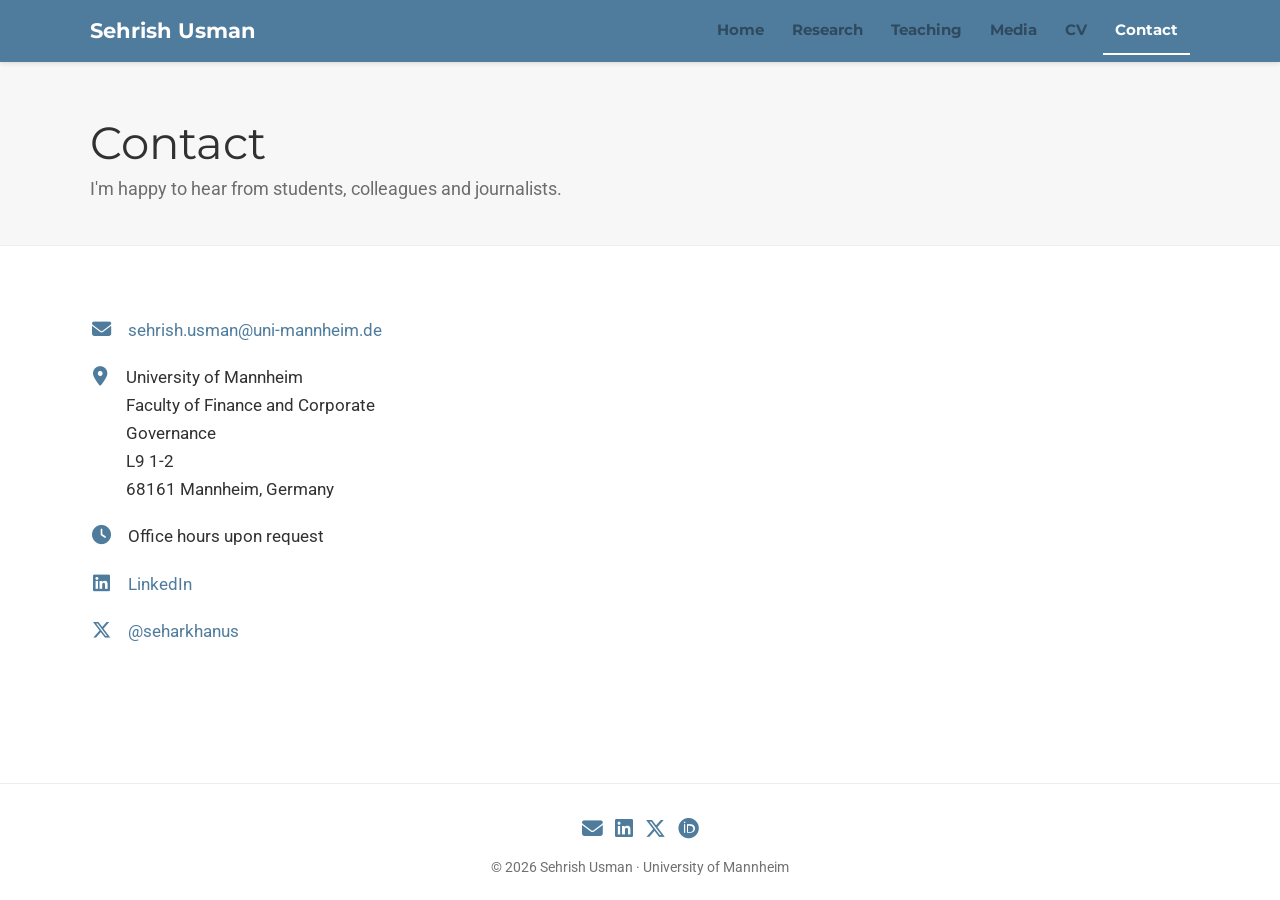
<file: contact.html>
<!doctype html>
<html lang="en">
<head>
<meta charset="utf-8">
<meta name="viewport" content="width=device-width, initial-scale=1">
<title>Contact | Sehrish Usman</title>
<meta name="description" content="How to reach Sehrish Usman at the University of Mannheim.">
<link rel="icon" href="assets/favicon.svg" type="image/svg+xml">
<link href="https://fonts.googleapis.com/css2?family=Montserrat:wght@400;700&family=Roboto:ital,wght@0,400;0,700;1,400&display=swap" rel="stylesheet">
<link rel="stylesheet" href="https://cdnjs.cloudflare.com/ajax/libs/font-awesome/6.5.2/css/all.min.css">
<link rel="stylesheet" href="style.css?v=2">
</head>
<body>
<main>

<header class="page-header">
  <div class="container">
    <h1>Contact</h1>
    <p>I'm happy to hear from students, colleagues and journalists.</p>
  </div>
</header>

<section>
  <div class="container row">
    <div class="col-side">
      <ul class="contact-list">
        <li><i class="fas fa-envelope"></i><a href="mailto:sehrish.usman@uni-mannheim.de">sehrish.usman@uni-mannheim.de</a></li>
        <li><i class="fas fa-map-marker-alt"></i><span>University of Mannheim<br>Faculty of Finance and Corporate Governance<br>L9 1-2<br>68161 Mannheim, Germany</span></li>
        <li><i class="fas fa-clock"></i><span>Office hours upon request</span></li>
        <li><i class="fab fa-linkedin"></i><a href="https://www.linkedin.com/in/sehrish-usman/" target="_blank" rel="noopener">LinkedIn</a></li>
        <li><i class="fab fa-x-twitter"></i><a href="https://x.com/seharkhanus" target="_blank" rel="noopener">@seharkhanus</a></li>
      </ul>
    </div>
    <div class="col-main">
      <iframe class="map" title="Map: L9 1-2, Mannheim" loading="lazy"
        src="https://www.openstreetmap.org/export/embed.html?bbox=8.4626%2C49.4796%2C8.4706%2C49.4840&amp;layer=mapnik&amp;marker=49.48182%2C8.46662"></iframe>
    </div>
  </div>
</section>

</main>
<script src="site.js?v=4"></script>
</body>
</html>
</file>
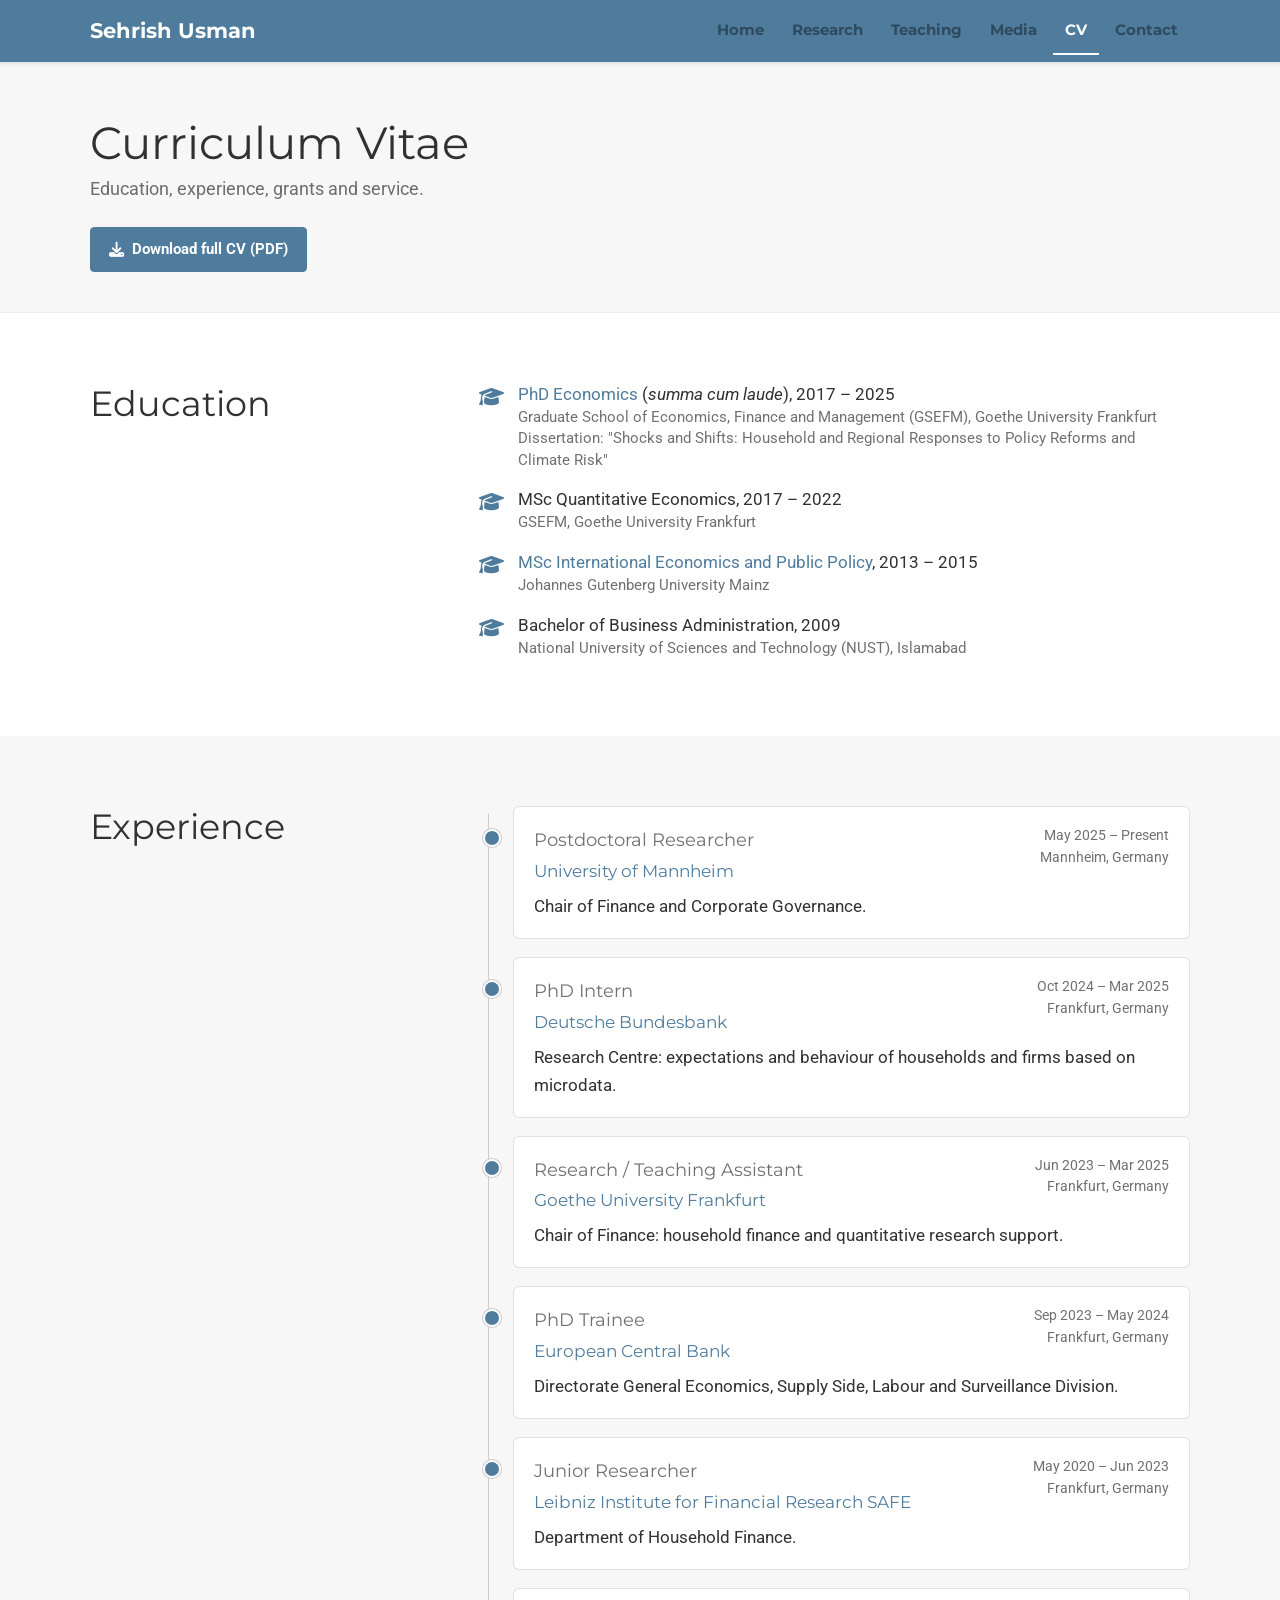
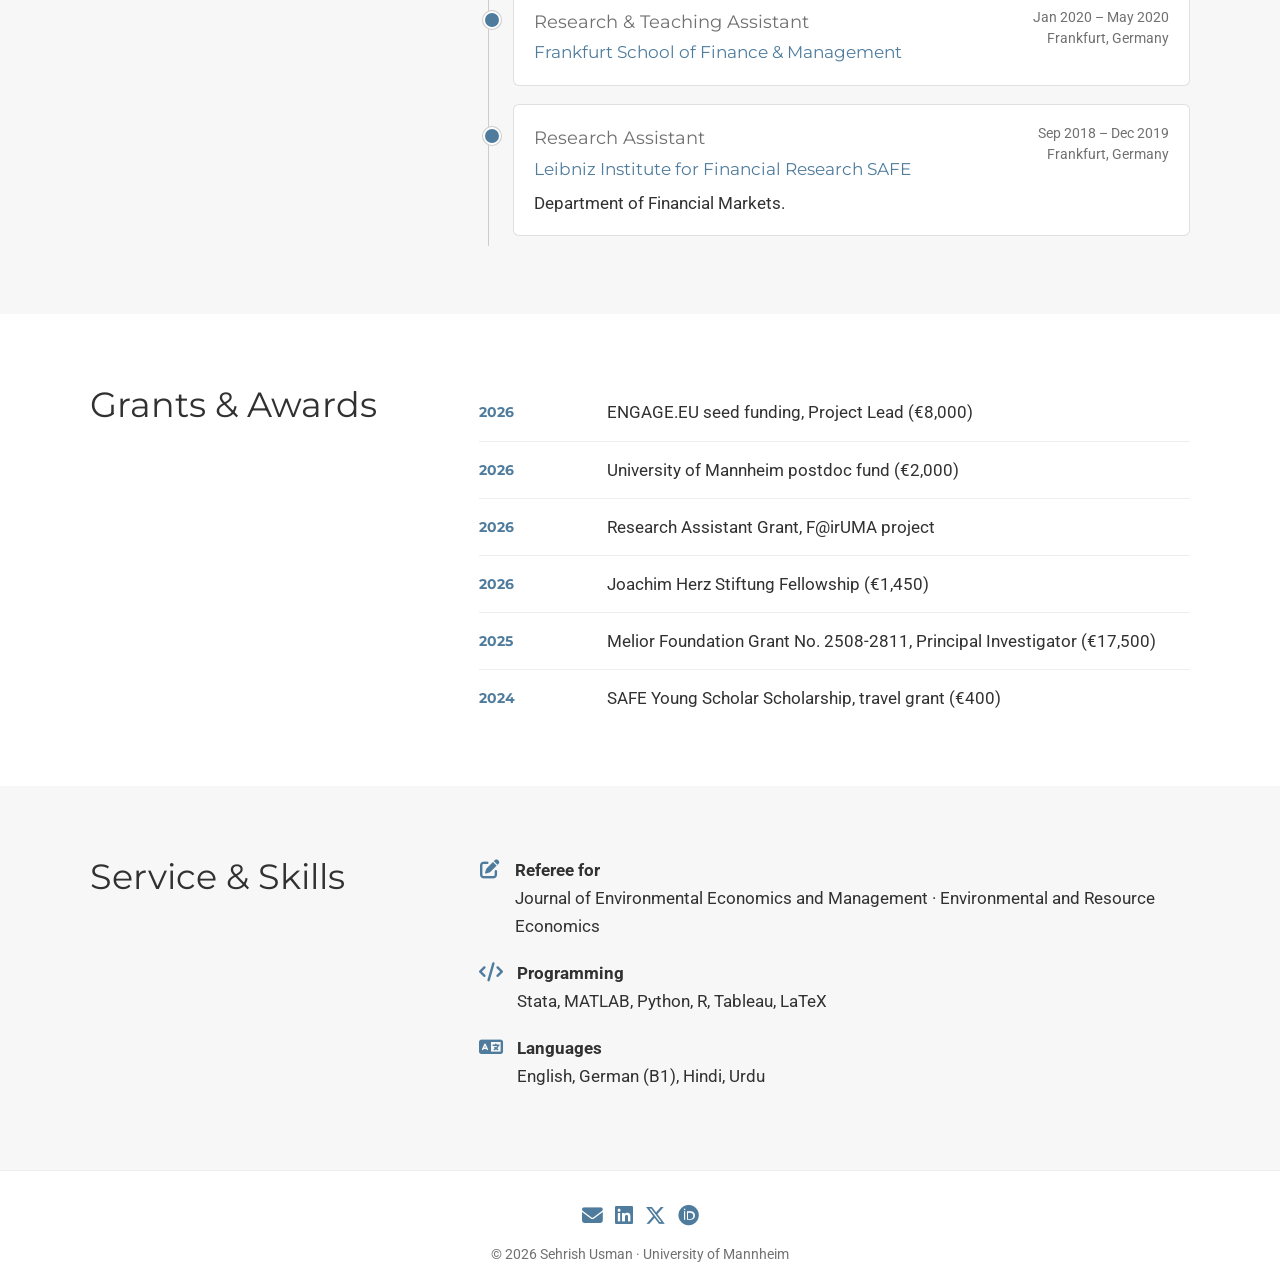
<file: cv.html>
<!doctype html>
<html lang="en">
<head>
<meta charset="utf-8">
<meta name="viewport" content="width=device-width, initial-scale=1">
<title>CV | Sehrish Usman</title>
<meta name="description" content="Education, experience, grants and awards of Sehrish Usman.">
<link rel="icon" href="assets/favicon.svg" type="image/svg+xml">
<link href="https://fonts.googleapis.com/css2?family=Montserrat:wght@400;700&family=Roboto:ital,wght@0,400;0,700;1,400&display=swap" rel="stylesheet">
<link rel="stylesheet" href="https://cdnjs.cloudflare.com/ajax/libs/font-awesome/6.5.2/css/all.min.css">
<link rel="stylesheet" href="style.css?v=2">
</head>
<body>
<main>

<header class="page-header">
  <div class="container">
    <h1>Curriculum Vitae</h1>
    <p>Education, experience, grants and service.</p>
    <div class="cta"><a class="btn-solid cv-link" href="#"><i class="fas fa-download"></i> Download full CV (PDF)</a></div>
  </div>
</header>

<section>
  <div class="container row">
    <div class="col-side section-heading"><h2>Education</h2></div>
    <div class="col-main">
      <ul class="ul-edu">
        <li><i class="fas fa-graduation-cap"></i>
          <div><p><a href="https://www.gsefm.eu/degree-programs/economics.html" target="_blank" rel="noopener">PhD Economics</a> (<em>summa cum laude</em>), 2017 – 2025</p>
            <p class="institution">Graduate School of Economics, Finance and Management (GSEFM), Goethe University Frankfurt</p>
            <p class="institution">Dissertation: "Shocks and Shifts: Household and Regional Responses to Policy Reforms and Climate Risk"</p></div></li>
        <li><i class="fas fa-graduation-cap"></i>
          <div><p>MSc Quantitative Economics, 2017 – 2022</p><p class="institution">GSEFM, Goethe University Frankfurt</p></div></li>
        <li><i class="fas fa-graduation-cap"></i>
          <div><p><a href="https://www.master.economics.uni-mainz.de/" target="_blank" rel="noopener">MSc International Economics and Public Policy</a>, 2013 – 2015</p><p class="institution">Johannes Gutenberg University Mainz</p></div></li>
        <li><i class="fas fa-graduation-cap"></i>
          <div><p>Bachelor of Business Administration, 2009</p><p class="institution">National University of Sciences and Technology (NUST), Islamabad</p></div></li>
      </ul>
    </div>
  </div>
</section>

<!-- To add a position: copy one <div class="exp"> ... </div> block (newest first). -->
<section class="alt">
  <div class="container row">
    <div class="col-side section-heading"><h2>Experience</h2></div>
    <div class="col-main timeline">
      <div class="exp">
        <div class="exp-meta">May 2025 – Present<br>Mannheim, Germany</div>
        <h4 class="exp-title">Postdoctoral Researcher</h4>
        <h4 class="exp-org"><a href="https://www.bwl.uni-mannheim.de/en/about/areas-and-chairs/faculty-profile/usman/" target="_blank" rel="noopener">University of Mannheim</a></h4>
        <p>Chair of Finance and Corporate Governance.</p>
      </div>
      <div class="exp">
        <div class="exp-meta">Oct 2024 – Mar 2025<br>Frankfurt, Germany</div>
        <h4 class="exp-title">PhD Intern</h4>
        <h4 class="exp-org"><a href="https://www.bundesbank.de/de/publikationen/forschung" target="_blank" rel="noopener">Deutsche Bundesbank</a></h4>
        <p>Research Centre: expectations and behaviour of households and firms based on microdata.</p>
      </div>
      <div class="exp">
        <div class="exp-meta">Jun 2023 – Mar 2025<br>Frankfurt, Germany</div>
        <h4 class="exp-title">Research / Teaching Assistant</h4>
        <h4 class="exp-org"><a href="https://www.old.wiwi.uni-frankfurt.de/en/departments/finance/lehrstuhl/prof-dr-raimond-maurer/home-professur-maurer.html" target="_blank" rel="noopener">Goethe University Frankfurt</a></h4>
        <p>Chair of Finance: household finance and quantitative research support.</p>
      </div>
      <div class="exp">
        <div class="exp-meta">Sep 2023 – May 2024<br>Frankfurt, Germany</div>
        <h4 class="exp-title">PhD Trainee</h4>
        <h4 class="exp-org"><a href="https://www.ecb.europa.eu/" target="_blank" rel="noopener">European Central Bank</a></h4>
        <p>Directorate General Economics, Supply Side, Labour and Surveillance Division.</p>
      </div>
      <div class="exp">
        <div class="exp-meta">May 2020 – Jun 2023<br>Frankfurt, Germany</div>
        <h4 class="exp-title">Junior Researcher</h4>
        <h4 class="exp-org"><a href="https://safe-frankfurt.de/" target="_blank" rel="noopener">Leibniz Institute for Financial Research SAFE</a></h4>
        <p>Department of Household Finance.</p>
      </div>
      <div class="exp">
        <div class="exp-meta">Jan 2020 – May 2020<br>Frankfurt, Germany</div>
        <h4 class="exp-title">Research &amp; Teaching Assistant</h4>
        <h4 class="exp-org"><a href="https://www.frankfurt-school.de/home" target="_blank" rel="noopener">Frankfurt School of Finance &amp; Management</a></h4>
      </div>
      <div class="exp">
        <div class="exp-meta">Sep 2018 – Dec 2019<br>Frankfurt, Germany</div>
        <h4 class="exp-title">Research Assistant</h4>
        <h4 class="exp-org"><a href="https://safe-frankfurt.de/" target="_blank" rel="noopener">Leibniz Institute for Financial Research SAFE</a></h4>
        <p>Department of Financial Markets.</p>
      </div>
    </div>
  </div>
</section>

<!-- To add a grant: copy one <li> ... </li> line to the TOP of the list. -->
<section>
  <div class="container row">
    <div class="col-side section-heading"><h2>Grants &amp; Awards</h2></div>
    <div class="col-main">
      <ul class="news">
        <li><span class="news-date">2026</span><p>ENGAGE.EU seed funding, Project Lead (€8,000)</p></li>
        <li><span class="news-date">2026</span><p>University of Mannheim postdoc fund (€2,000)</p></li>
        <li><span class="news-date">2026</span><p>Research Assistant Grant, F@irUMA project</p></li>
        <li><span class="news-date">2026</span><p>Joachim Herz Stiftung Fellowship (€1,450)</p></li>
        <li><span class="news-date">2025</span><p>Melior Foundation Grant No. 2508-2811, Principal Investigator (€17,500)</p></li>
        <li><span class="news-date">2024</span><p>SAFE Young Scholar Scholarship, travel grant (€400)</p></li>
      </ul>
    </div>
  </div>
</section>

<section class="alt">
  <div class="container row">
    <div class="col-side section-heading"><h2>Service &amp; Skills</h2></div>
    <div class="col-main">
      <ul class="contact-list">
        <li><i class="fas fa-pen-to-square"></i><span><strong>Referee for</strong><br>Journal of Environmental Economics and Management · Environmental and Resource Economics</span></li>
        <li><i class="fas fa-code"></i><span><strong>Programming</strong><br>Stata, MATLAB, Python, R, Tableau, LaTeX</span></li>
        <li><i class="fas fa-language"></i><span><strong>Languages</strong><br>English, German (B1), Hindi, Urdu</span></li>
      </ul>
    </div>
  </div>
</section>

</main>
<script src="site.js?v=4"></script>
</body>
</html>
</file>
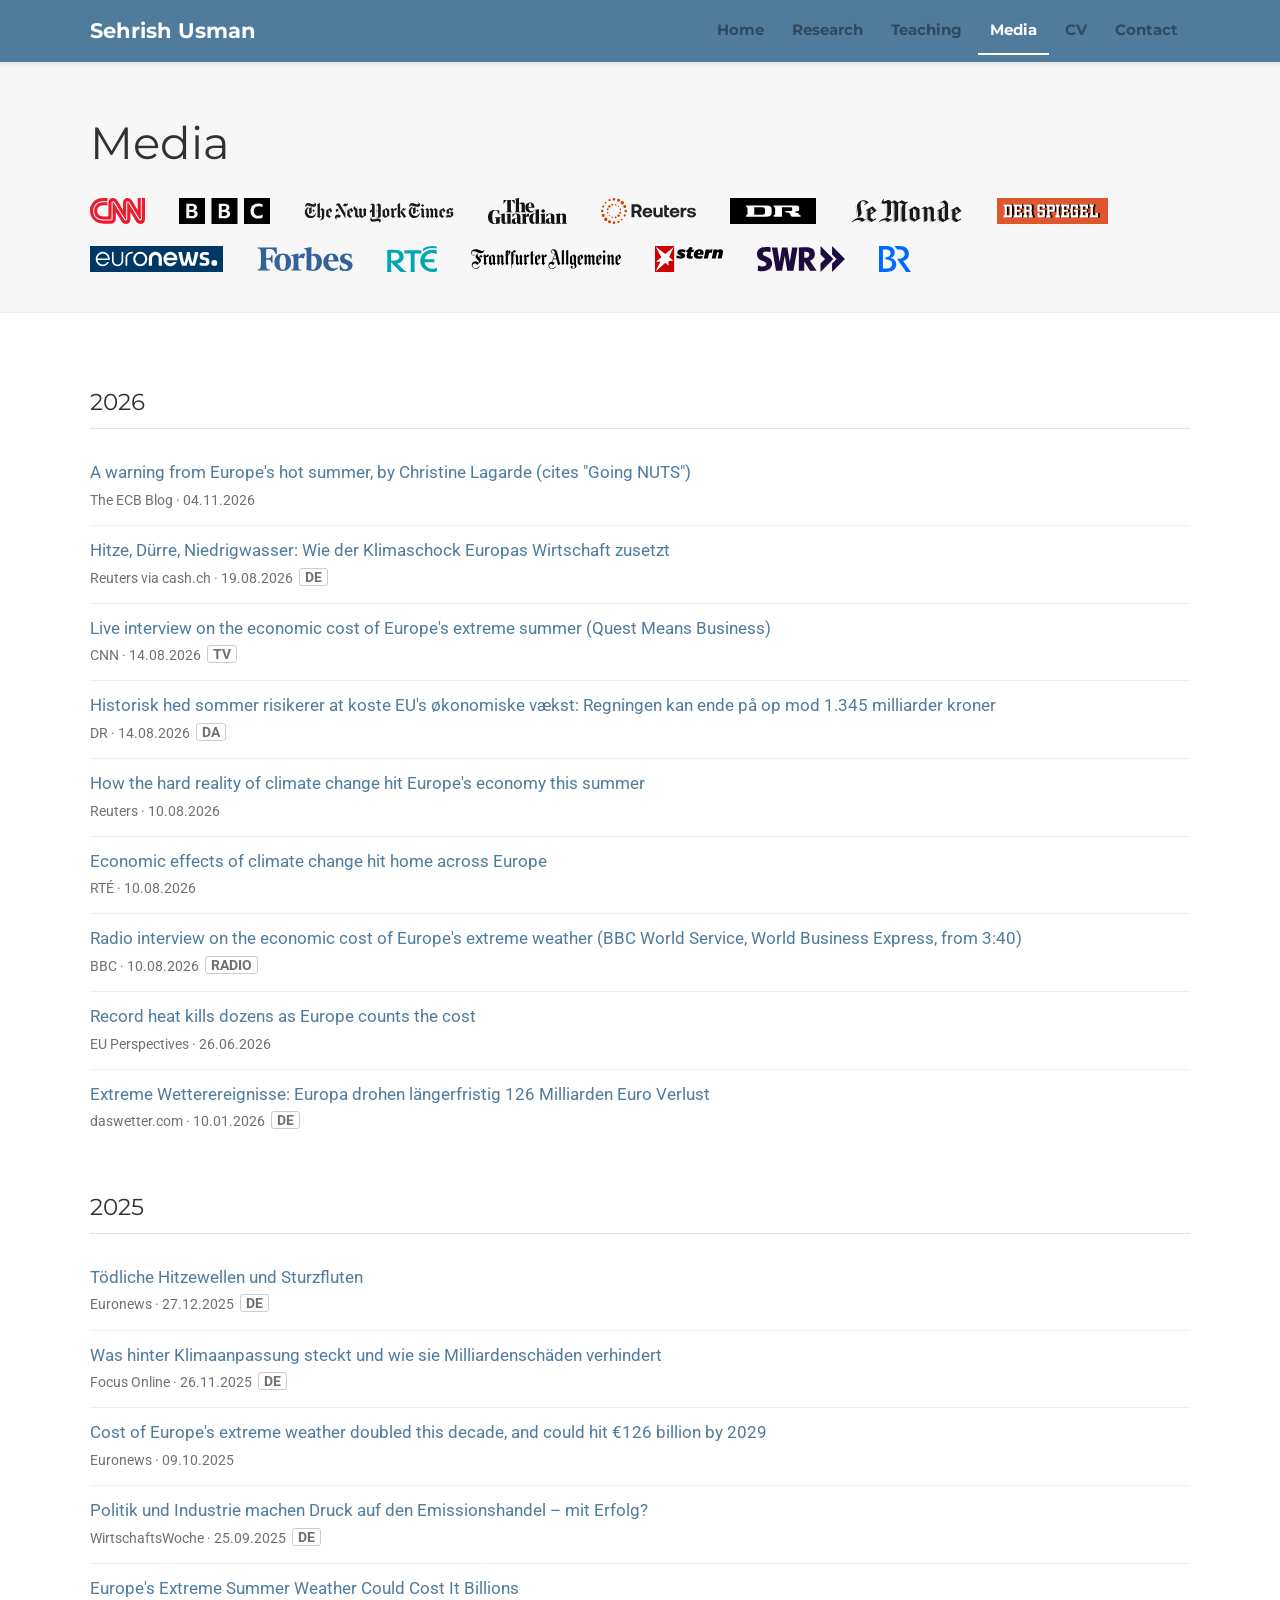
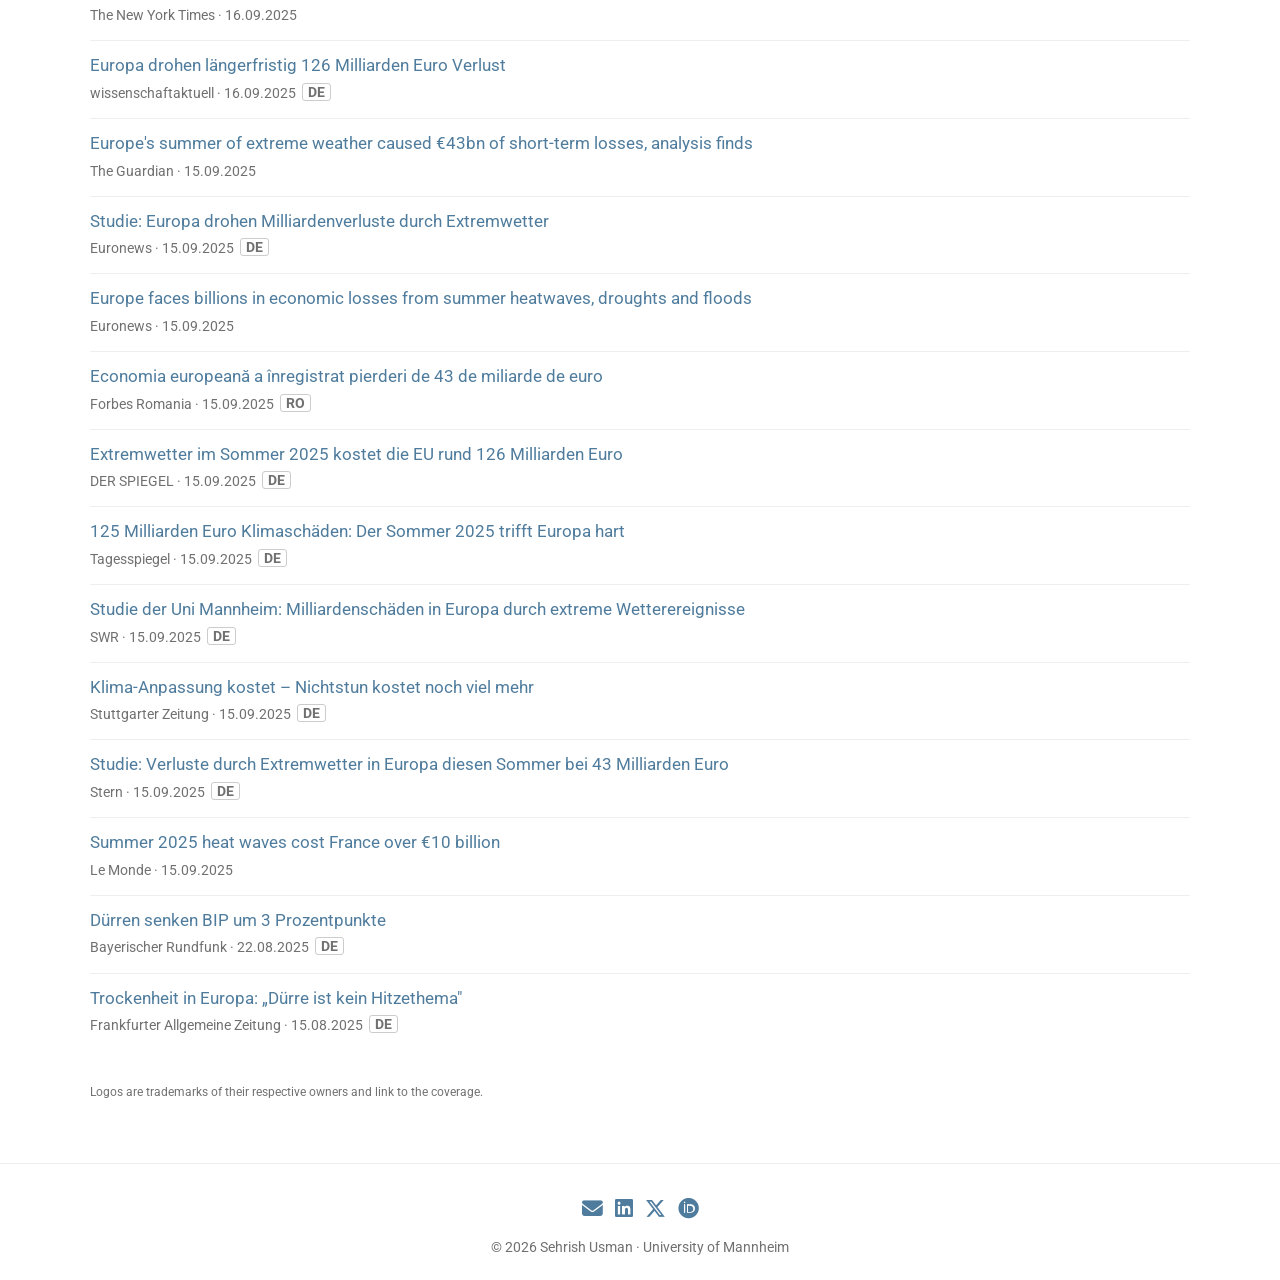
<file: media.html>
<!doctype html>
<html lang="en">
<head>
<meta charset="utf-8">
<meta name="viewport" content="width=device-width, initial-scale=1">
<title>Media | Sehrish Usman</title>
<meta name="description" content="Press coverage of Sehrish Usman's research on the economic cost of extreme weather in Europe.">
<link rel="icon" href="assets/favicon.svg" type="image/svg+xml">
<link href="https://fonts.googleapis.com/css2?family=Montserrat:wght@400;700&family=Roboto:ital,wght@0,400;0,700;1,400&display=swap" rel="stylesheet">
<link rel="stylesheet" href="https://cdnjs.cloudflare.com/ajax/libs/font-awesome/6.5.2/css/all.min.css">
<link rel="stylesheet" href="style.css?v=2">
</head>
<body>
<main>

<header class="page-header">
  <div class="container">
    <h1>Media</h1>
    <ul class="outlets">
      <!-- Each logo links to an article. To add one: put an SVG in assets/logos/ and copy a line. -->
      <li><a href="https://transcripts.cnn.com/show/qmb/date/2026-08-14/segment/01" target="_blank" rel="noopener" title="CNN"><img src="assets/logos/cnn.svg" alt="CNN"></a></li>
      <li><a href="https://www.bbc.co.uk/sounds/play/w3ct8d3n" target="_blank" rel="noopener" title="BBC"><img src="assets/logos/bbc.svg" alt="BBC"></a></li>
      <li><a href="https://www.nytimes.com/2025/09/16/world/europe/europes-extreme-summer-weather-could-cost-it-billions.html" target="_blank" rel="noopener" title="The New York Times"><img src="assets/logos/nyt.svg" alt="The New York Times"></a></li>
      <li><a href="https://www.theguardian.com/world/2025/sep/15/europes-summer-of-extreme-weather-caused-43bn-of-short-term-losses-analysis-finds" target="_blank" rel="noopener" title="The Guardian"><img src="assets/logos/guardian.svg" alt="The Guardian"></a></li>
      <li><a href="https://www.insurancejournal.com/news/international/2026/08/10/880818.htm" target="_blank" rel="noopener" title="Reuters"><img src="assets/logos/reuters.svg" alt="Reuters"></a></li>
      <li><a href="https://www.dr.dk/nyheder/viden/klima/historisk-hed-sommer-risikerer-koste-eu-s-oekonomiske-vaekst-regningen-kan-ende-paa-op-mod-1-345" target="_blank" rel="noopener" title="DR"><img src="assets/logos/dr.svg" alt="DR"></a></li>
      <li><a href="https://www.lemonde.fr/en/environment/article/2025/09/15/summer-2025-heat-waves-cost-france-over-10-billion_6745420_114.html" target="_blank" rel="noopener" title="Le Monde"><img src="assets/logos/lemonde.svg" alt="Le Monde"></a></li>
      <li><a href="https://www.spiegel.de/wirtschaft/klimakrise-extremwetter-im-sommer-2025-kostet-eu-rund-126-milliarden-euro-a-6d7dfaae-cfd8-4b97-84ed-0c780f1d886f" target="_blank" rel="noopener" title="DER SPIEGEL"><img src="assets/logos/spiegel.svg" alt="DER SPIEGEL"></a></li>
      <li><a href="https://www.euronews.com/green/2025/10/09/cost-of-europes-extreme-weather-doubled-this-decade-and-could-hit-126-billion-by-2029" target="_blank" rel="noopener" title="Euronews"><img src="assets/logos/euronews.svg" alt="Euronews"></a></li>
      <li><a href="https://www.forbes.ro/economia-europeana-a-inregistrat-pierderi-de-43-de-miliarde-de-euro-din-cauza-vremii-extreme-465136" target="_blank" rel="noopener" title="Forbes"><img src="assets/logos/forbes.svg" alt="Forbes"></a></li>
      <li><a href="https://www.rte.ie/news/business/2026/0810/1587219-europe-climate-economy/" target="_blank" rel="noopener" title="RTÉ"><img src="assets/logos/rte.svg" alt="RTÉ"></a></li>
      <li><a href="https://www.faz.net/aktuell/gesellschaft/duerre-in-europa-warum-giessverbote-meist-ungerecht-sind-110637606.html" target="_blank" rel="noopener" title="Frankfurter Allgemeine Zeitung"><img src="assets/logos/faz.svg" alt="Frankfurter Allgemeine Zeitung"></a></li>
      <li><a href="https://www.stern.de/news/studie--verluste-durch-extremwetter-in-europa-diesen-sommer-bei-43-milliarden-euro-36055790.html" target="_blank" rel="noopener" title="Stern"><img src="assets/logos/stern.svg" alt="Stern"></a></li>
      <li><a href="https://www.swr.de/swraktuell/baden-wuerttemberg/mannheim/extrem-wetter-wirtschaft-100.html" target="_blank" rel="noopener" title="SWR"><img src="assets/logos/swr.svg" alt="SWR"></a></li>
      <li><a href="https://www.br.de/nachrichten/wissen/kontinente-verlieren-alarmierende-mengen-suesswasser,UubObGf" target="_blank" rel="noopener" title="Bayerischer Rundfunk"><img src="assets/logos/br.svg" alt="Bayerischer Rundfunk"></a></li>
    </ul>
  </div>
</header>

<!-- To add an article: copy one <li> ... </li> line to the TOP of the list. Use <span class="lang">DE</span> for non-English articles. -->
<section>
  <div class="container">
    <h2 class="pub-group">2026</h2>
    <ul class="media-list">
      <li><a href="https://www.ecb.europa.eu/press/blog/date/2026/html/ecb.blog20261104~78299c3eaf.en.html" target="_blank" rel="noopener">A warning from Europe's hot summer, by Christine Lagarde (cites "Going NUTS")</a><span>The ECB Blog · 04.11.2026</span></li>
      <li><a href="https://www.cash.ch/news/top-news/hitze-durre-niedrigwasser-wie-der-klimaschock-europas-wirtschaft-zusetzt-959798" target="_blank" rel="noopener">Hitze, Dürre, Niedrigwasser: Wie der Klimaschock Europas Wirtschaft zusetzt</a><span>Reuters via cash.ch · 19.08.2026</span><span class="lang">DE</span></li>
      <li><a href="https://transcripts.cnn.com/show/qmb/date/2026-08-14/segment/01" target="_blank" rel="noopener">Live interview on the economic cost of Europe's extreme summer (Quest Means Business)</a><span>CNN · 14.08.2026</span><span class="lang">TV</span></li>
      <li><a href="https://www.dr.dk/nyheder/viden/klima/historisk-hed-sommer-risikerer-koste-eu-s-oekonomiske-vaekst-regningen-kan-ende-paa-op-mod-1-345" target="_blank" rel="noopener">Historisk hed sommer risikerer at koste EU's økonomiske vækst: Regningen kan ende på op mod 1.345 milliarder kroner</a><span>DR · 14.08.2026</span><span class="lang">DA</span></li>
      <li><a href="https://www.insurancejournal.com/news/international/2026/08/10/880818.htm" target="_blank" rel="noopener">How the hard reality of climate change hit Europe's economy this summer</a><span>Reuters · 10.08.2026</span></li>
      <li><a href="https://www.rte.ie/news/business/2026/0810/1587219-europe-climate-economy/" target="_blank" rel="noopener">Economic effects of climate change hit home across Europe</a><span>RTÉ · 10.08.2026</span></li>
      <li><a href="https://www.bbc.co.uk/sounds/play/w3ct8d3n" target="_blank" rel="noopener">Radio interview on the economic cost of Europe's extreme weather (BBC World Service, World Business Express, from 3:40)</a><span>BBC · 10.08.2026</span><span class="lang">RADIO</span></li>
      <li><a href="https://euperspectives.eu/2026/06/record-heat-kills-dozens-as-europe-counts-the-cost/" target="_blank" rel="noopener">Record heat kills dozens as Europe counts the cost</a><span>EU Perspectives · 26.06.2026</span></li>
      <li><a href="https://www.daswetter.com/nachrichten/wissenschaft/extreme-wetterereignisse-europa-drohen-langerfristig-126-milliarden-euro-verlust.html" target="_blank" rel="noopener">Extreme Wetterereignisse: Europa drohen längerfristig 126 Milliarden Euro Verlust</a><span>daswetter.com · 10.01.2026</span><span class="lang">DE</span></li>
    </ul>

    <h2 class="pub-group">2025</h2>
    <ul class="media-list">
      <li><a href="https://de.euronews.com/green/2025/12/27/todliche-hitzewellen-europas-extremwetter-2025" target="_blank" rel="noopener">Tödliche Hitzewellen und Sturzfluten</a><span>Euronews · 27.12.2025</span><span class="lang">DE</span></li>
      <li><a href="https://www.focus.de/earth/1-euro-fuer-die-zukunft-was-hinter-klimaanpassung-steckt-und-wie-sie-milliardenschaeden-verhindert_0f7c1a25-48d4-4d57-a3aa-54b32496f095.html" target="_blank" rel="noopener">Was hinter Klimaanpassung steckt und wie sie Milliardenschäden verhindert</a><span>Focus Online · 26.11.2025</span><span class="lang">DE</span></li>
      <li><a href="https://www.euronews.com/green/2025/10/09/cost-of-europes-extreme-weather-doubled-this-decade-and-could-hit-126-billion-by-2029" target="_blank" rel="noopener">Cost of Europe's extreme weather doubled this decade, and could hit €126 billion by 2029</a><span>Euronews · 09.10.2025</span></li>
      <li><a href="https://www.wiwo.de/politik/europa/eu-klimapolitik-politik-und-industrie-machen-druck-auf-den-emissionshandel-mit-erfolg/100157343.html" target="_blank" rel="noopener">Politik und Industrie machen Druck auf den Emissionshandel – mit Erfolg?</a><span>WirtschaftsWoche · 25.09.2025</span><span class="lang">DE</span></li>
      <li><a href="https://www.nytimes.com/2025/09/16/world/europe/europes-extreme-summer-weather-could-cost-it-billions.html" target="_blank" rel="noopener">Europe's Extreme Summer Weather Could Cost It Billions</a><span>The New York Times · 16.09.2025</span></li>
      <li><a href="https://wissenschaftaktuell.de/2025/09/16/extreme-wetterereignisse-im-sommer-2025-europa-drohen-laengerfristig-126-milliarden-euro-verlust/" target="_blank" rel="noopener">Europa drohen längerfristig 126 Milliarden Euro Verlust</a><span>wissenschaftaktuell · 16.09.2025</span><span class="lang">DE</span></li>
      <li><a href="https://www.theguardian.com/world/2025/sep/15/europes-summer-of-extreme-weather-caused-43bn-of-short-term-losses-analysis-finds" target="_blank" rel="noopener">Europe's summer of extreme weather caused €43bn of short-term losses, analysis finds</a><span>The Guardian · 15.09.2025</span></li>
      <li><a href="https://de.euronews.com/green/2025/09/15/studie-europa-drohen-milliardenverluste-durch-extremwetter" target="_blank" rel="noopener">Studie: Europa drohen Milliardenverluste durch Extremwetter</a><span>Euronews · 15.09.2025</span><span class="lang">DE</span></li>
      <li><a href="https://www.euronews.com/green/2025/09/15/europe-faces-billions-in-losses-from-summer-heatwaves-droughts-and-floods-study-warns" target="_blank" rel="noopener">Europe faces billions in economic losses from summer heatwaves, droughts and floods</a><span>Euronews · 15.09.2025</span></li>
      <li><a href="https://www.forbes.ro/economia-europeana-a-inregistrat-pierderi-de-43-de-miliarde-de-euro-din-cauza-vremii-extreme-465136" target="_blank" rel="noopener">Economia europeană a înregistrat pierderi de 43 de miliarde de euro</a><span>Forbes Romania · 15.09.2025</span><span class="lang">RO</span></li>
      <li><a href="https://www.spiegel.de/wirtschaft/klimakrise-extremwetter-im-sommer-2025-kostet-eu-rund-126-milliarden-euro-a-6d7dfaae-cfd8-4b97-84ed-0c780f1d886f" target="_blank" rel="noopener">Extremwetter im Sommer 2025 kostet die EU rund 126 Milliarden Euro</a><span>DER SPIEGEL · 15.09.2025</span><span class="lang">DE</span></li>
      <li><a href="https://www.tagesspiegel.de/wissen/125-milliarden-euro-klimaschaden-der-sommer-2025-trifft-europa-hart-14314631.html" target="_blank" rel="noopener">125 Milliarden Euro Klimaschäden: Der Sommer 2025 trifft Europa hart</a><span>Tagesspiegel · 15.09.2025</span><span class="lang">DE</span></li>
      <li><a href="https://www.swr.de/swraktuell/baden-wuerttemberg/mannheim/extrem-wetter-wirtschaft-100.html" target="_blank" rel="noopener">Studie der Uni Mannheim: Milliardenschäden in Europa durch extreme Wetterereignisse</a><span>SWR · 15.09.2025</span><span class="lang">DE</span></li>
      <li><a href="https://www.stuttgarter-zeitung.de/inhalt.extreme-wetterereignisse-klima-anpassung-kostet-nichtstun-kostet-noch-viel-mehr.45126144-c316-49c3-a1e8-ff281bb78321.html" target="_blank" rel="noopener">Klima-Anpassung kostet – Nichtstun kostet noch viel mehr</a><span>Stuttgarter Zeitung · 15.09.2025</span><span class="lang">DE</span></li>
      <li><a href="https://www.stern.de/news/studie--verluste-durch-extremwetter-in-europa-diesen-sommer-bei-43-milliarden-euro-36055790.html" target="_blank" rel="noopener">Studie: Verluste durch Extremwetter in Europa diesen Sommer bei 43 Milliarden Euro</a><span>Stern · 15.09.2025</span><span class="lang">DE</span></li>
      <li><a href="https://www.lemonde.fr/en/environment/article/2025/09/15/summer-2025-heat-waves-cost-france-over-10-billion_6745420_114.html" target="_blank" rel="noopener">Summer 2025 heat waves cost France over €10 billion</a><span>Le Monde · 15.09.2025</span></li>
      <li><a href="https://www.br.de/nachrichten/wissen/kontinente-verlieren-alarmierende-mengen-suesswasser,UubObGf" target="_blank" rel="noopener">Dürren senken BIP um 3 Prozentpunkte</a><span>Bayerischer Rundfunk · 22.08.2025</span><span class="lang">DE</span></li>
      <li><a href="https://www.faz.net/aktuell/gesellschaft/duerre-in-europa-warum-giessverbote-meist-ungerecht-sind-110637606.html" target="_blank" rel="noopener">Trockenheit in Europa: „Dürre ist kein Hitzethema"</a><span>Frankfurter Allgemeine Zeitung · 15.08.2025</span><span class="lang">DE</span></li>
    </ul>
    <p class="logo-note">Logos are trademarks of their respective owners and link to the coverage.</p>
  </div>
</section>

</main>
<script src="site.js?v=4"></script>
</body>
</html>
</file>
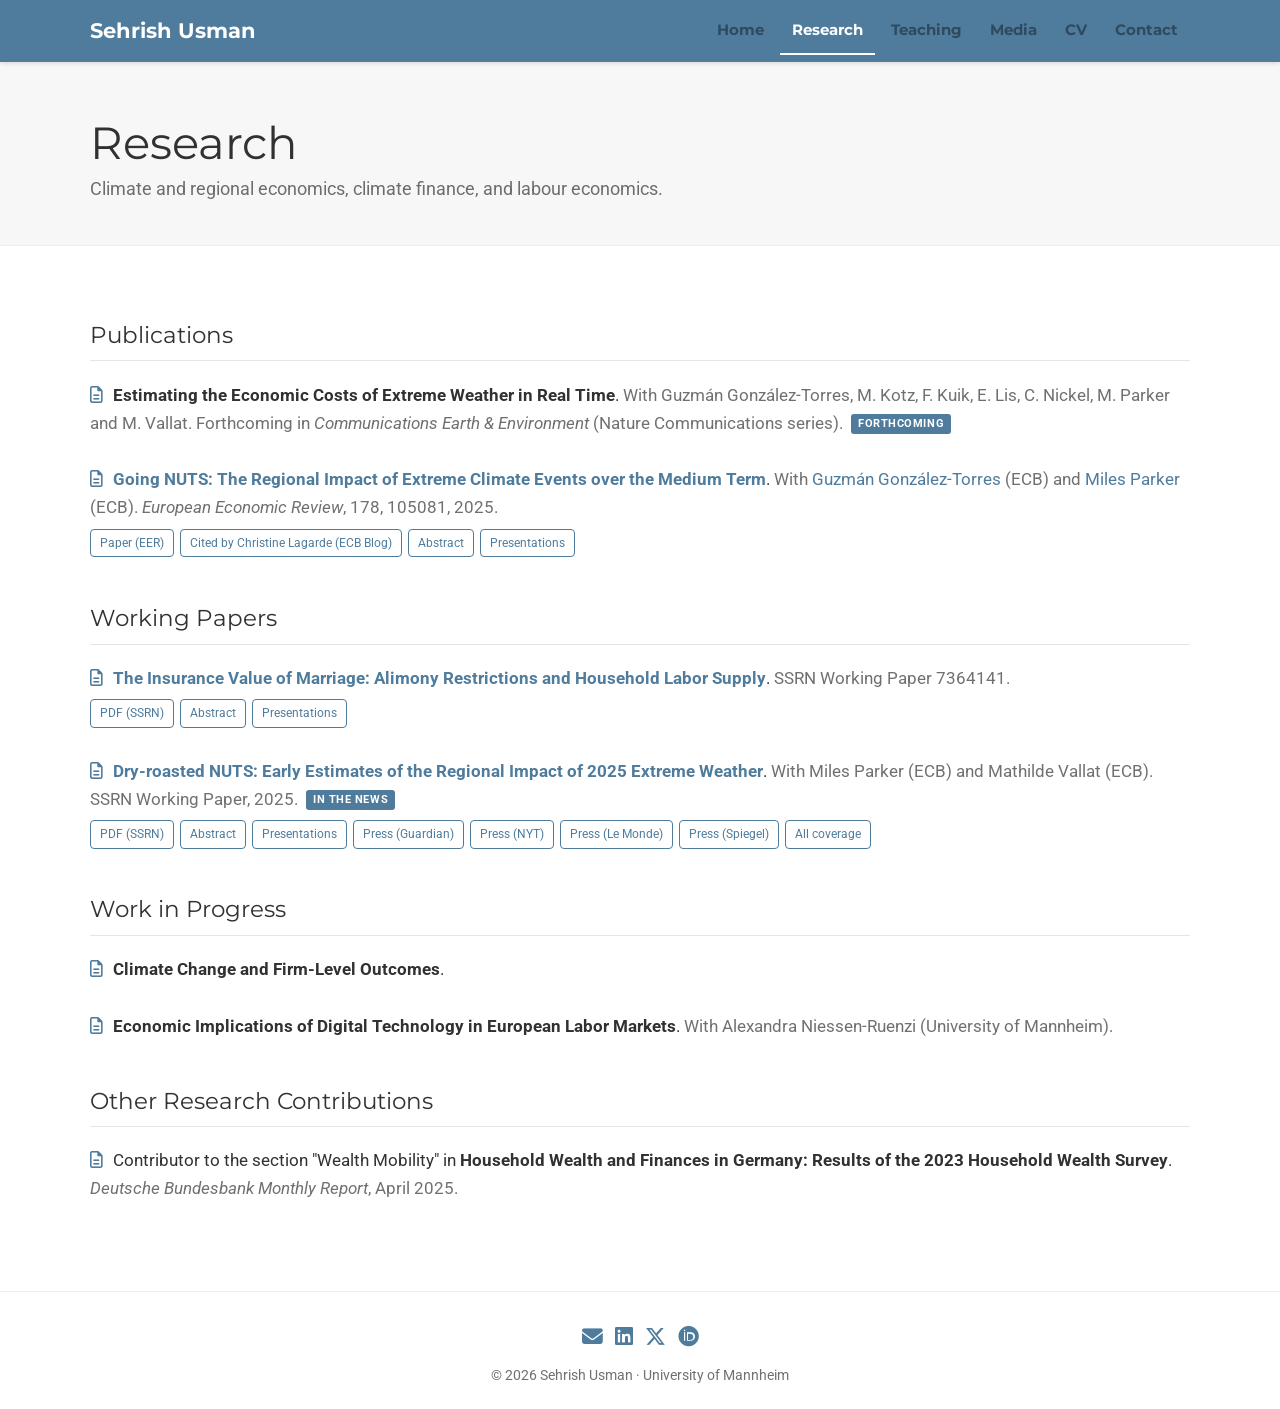
<file: research.html>
<!doctype html>
<html lang="en">
<head>
<meta charset="utf-8">
<meta name="viewport" content="width=device-width, initial-scale=1">
<title>Research | Sehrish Usman</title>
<meta name="description" content="Publications and working papers by Sehrish Usman on climate and regional economics, climate finance and labour economics.">
<meta property="og:title" content="Research | Sehrish Usman">
<meta property="og:image" content="https://sehrishusman.com/assets/profile.jpg">
<link rel="icon" href="assets/favicon.svg" type="image/svg+xml">
<link href="https://fonts.googleapis.com/css2?family=Montserrat:wght@400;700&family=Roboto:ital,wght@0,400;0,700;1,400&display=swap" rel="stylesheet">
<link rel="stylesheet" href="https://cdnjs.cloudflare.com/ajax/libs/font-awesome/6.5.2/css/all.min.css">
<link rel="stylesheet" href="style.css?v=2">
</head>
<body>
<main>

<header class="page-header">
  <div class="container">
    <h1>Research</h1>
    <p>Climate and regional economics, climate finance, and labour economics.</p>
  </div>
</header>

<!-- To add a paper: copy one <div class="pub"> ... </div> block into the right group and edit it.
     Each "Abstract"/"Presentations" button opens the toggle-box in the same order below it. -->
<section>
  <div class="container">

    <h2 class="pub-group">Publications</h2>

    <div class="pub">
      <i class="far fa-file-alt pub-icon"></i>
      <span class="pub-title">Estimating the Economic Costs of Extreme Weather in Real Time</span>.
      <span class="pub-meta">With Guzmán González-Torres, M. Kotz, F. Kuik, E. Lis, C. Nickel, M. Parker and M. Vallat.
      Forthcoming in <em>Communications Earth &amp; Environment</em> (Nature Communications series).</span>
      <span class="highlight">Forthcoming</span>
    </div>

    <div class="pub">
      <i class="far fa-file-alt pub-icon"></i>
      <a class="pub-title" href="https://ideas.repec.org/a/eee/eecrev/v178y2025ics001429212500131x.html" target="_blank" rel="noopener">Going NUTS: The Regional Impact of Extreme Climate Events over the Medium Term</a>.
      <span class="pub-meta">With <a href="https://www.ecb.europa.eu/pub/research/authors/profiles/guzman-gonzalez-torres-fernandez.de.html" target="_blank" rel="noopener">Guzmán González-Torres</a> (ECB) and <a href="https://www.ecb.europa.eu/pub/research/authors/profiles/miles-parker.en.html" target="_blank" rel="noopener">Miles Parker</a> (ECB).
      <em>European Economic Review</em>, 178, 105081, 2025.</span>
      <p class="pub-links">
        <a class="btn" href="https://ideas.repec.org/a/eee/eecrev/v178y2025ics001429212500131x.html" target="_blank" rel="noopener">Paper (EER)</a>
        <a class="btn" href="https://www.ecb.europa.eu/press/blog/date/2026/html/ecb.blog20261104~78299c3eaf.en.html" target="_blank" rel="noopener">Cited by Christine Lagarde (ECB Blog)</a>
        <button class="btn" data-toggle>Abstract</button>
        <button class="btn" data-toggle>Presentations</button>
      </p>
      <div class="toggle-box">The projected increase in extreme climate events in the coming decades is likely to exacerbate the existing productivity and demographic challenges facing Europe. We study the dynamic, medium-run macroeconomic effects of heatwaves, droughts and floods in 1160 EU regions through the lens of a local projections, difference in difference framework. These events reduce output not only on impact but also into the medium term. Output is 1.5 percentage points lower two years after a summer heatwave, 3 percentage points lower four years after a drought and 2.8 percentage points lower four years after a flood. Both lower regional population and lower labour productivity per hour worked contribute to the medium-term decline.</div>
      <div class="toggle-box">2nd International Conference on Climate-Macro-Finance Interface 2025 (Bayes Business School, London) · ESCB Research Cluster Climate Change 2024 (Frankfurt) · SEED at Uniurb 2024 (Urbino) · European Central Bank Internal Seminar (Frankfurt) · 2nd Bonn-Frankfurt-Mannheim PhD Conference 2024 (Bonn)</div>
    </div>

    <h2 class="pub-group">Working Papers</h2>

    <div class="pub">
      <i class="far fa-file-alt pub-icon"></i>
      <a class="pub-title" href="https://papers.ssrn.com/sol3/papers.cfm?abstract_id=7364141" target="_blank" rel="noopener">The Insurance Value of Marriage: Alimony Restrictions and Household Labor Supply</a>.
      <span class="pub-meta">SSRN Working Paper 7364141.</span>
      <p class="pub-links">
        <a class="btn" href="https://papers.ssrn.com/sol3/papers.cfm?abstract_id=7364141" target="_blank" rel="noopener">PDF (SSRN)</a>
        <button class="btn" data-toggle>Abstract</button>
        <button class="btn" data-toggle>Presentations</button>
      </p>
      <div class="toggle-box">I study how weakening outside option within marriage affects women's labor supply. Using household marital histories and exploiting the 2008 German alimony reform, which reduced post-divorce transfers, as a natural experiment, I find that employment among married women most affected by the reform rose by 8–10 percentage points. The response is concentrated among women facing higher risk of divorce and does not vary with household decision-making structures. These findings indicate that women adjust labor supply primarily through precautionary self-insurance rather than shifts in intra-household bargaining power when legal financial protection within marriage declines.</div>
      <div class="toggle-box">Denver SOLE Conference (May 2026) · Leeds University ILPC Conference (April 2026) · German Sociological Association DGS (Feb 2026) · European Economic Association Conference 2025 (Bordeaux) · M-BEPS Conference 2025 (Maastricht University) · RES PhD Conference 2024 (Southampton) · Social Policy Workshop BiB 2024 (Wiesbaden) · RSEP Conference 2024 (Madrid) · Goethe University Brownbag Seminar 2024 (Frankfurt) · Deutsche Bundesbank Summer School 2024 (Eltville) · 1st Bonn-Frankfurt-Mannheim PhD Conference 2023 (Bonn)</div>
    </div>

    <div class="pub">
      <i class="far fa-file-alt pub-icon"></i>
      <a class="pub-title" href="https://papers.ssrn.com/sol3/papers.cfm?abstract_id=5484206" target="_blank" rel="noopener">Dry-roasted NUTS: Early Estimates of the Regional Impact of 2025 Extreme Weather</a>.
      <span class="pub-meta">With Miles Parker (ECB) and Mathilde Vallat (ECB). SSRN Working Paper, 2025.</span>
      <span class="highlight">In the news</span>
      <p class="pub-links">
        <a class="btn" href="https://papers.ssrn.com/sol3/papers.cfm?abstract_id=5484206" target="_blank" rel="noopener">PDF (SSRN)</a>
        <button class="btn" data-toggle>Abstract</button>
        <button class="btn" data-toggle>Presentations</button>
        <a class="btn" href="https://www.theguardian.com/world/2025/sep/15/europes-summer-of-extreme-weather-caused-43bn-of-short-term-losses-analysis-finds" target="_blank" rel="noopener">Press (Guardian)</a>
        <a class="btn" href="https://www.nytimes.com/2025/09/16/world/europe/europes-extreme-summer-weather-could-cost-it-billions.html" target="_blank" rel="noopener">Press (NYT)</a>
        <a class="btn" href="https://www.lemonde.fr/en/environment/article/2025/09/15/summer-2025-heat-waves-cost-france-over-10-billion_6745420_114.html" target="_blank" rel="noopener">Press (Le Monde)</a>
        <a class="btn" href="https://www.spiegel.de/wirtschaft/klimakrise-extremwetter-im-sommer-2025-kostet-eu-rund-126-milliarden-euro-a-6d7dfaae-cfd8-4b97-84ed-0c780f1d886f" target="_blank" rel="noopener">Press (Spiegel)</a>
        <a class="btn" href="media.html">All coverage</a>
      </p>
      <div class="toggle-box">We estimate the economic impact of three types of extreme weather events (floods, droughts and heatwaves) that occurred in Europe during the summer of 2025. Using weather data and estimates of average historical impact from Usman et al. (2025), we conservatively calculate that these events will lower gross value added (GVA) in the affected NUTS3 regions by a combined €43 billion in 2025, equivalent to 0.26 percent of total European Union output. Beyond these short-term losses, the regional impact of extreme events historically increases over time, with substantial impact in the following years. Based on the average historical experience, we estimate that the annual GVA in the affected regions will be €126 billion lower by 2029 than had these events not occurred.</div>
      <div class="toggle-box">Town Hall Brussels (European Parliament, Brussels) · European Commission Internal Workshop · JP Morgan webinar series · IKT Institute Germany (Guest Speaker)</div>
    </div>

    <h2 class="pub-group">Work in Progress</h2>

    <div class="pub">
      <i class="far fa-file-alt pub-icon"></i>
      <span class="pub-title">Climate Change and Firm-Level Outcomes</span>.
    </div>

    <div class="pub">
      <i class="far fa-file-alt pub-icon"></i>
      <span class="pub-title">Economic Implications of Digital Technology in European Labor Markets</span>.
      <span class="pub-meta">With Alexandra Niessen-Ruenzi (University of Mannheim).</span>
    </div>

    <h2 class="pub-group">Other Research Contributions</h2>

    <div class="pub">
      <i class="far fa-file-alt pub-icon"></i>
      Contributor to the section "Wealth Mobility" in <span class="pub-title">Household Wealth and Finances in Germany: Results of the 2023 Household Wealth Survey</span>.
      <span class="pub-meta"><em>Deutsche Bundesbank Monthly Report</em>, April 2025.</span>
    </div>

  </div>
</section>

</main>
<script src="site.js?v=4"></script>
</body>
</html>
</file>
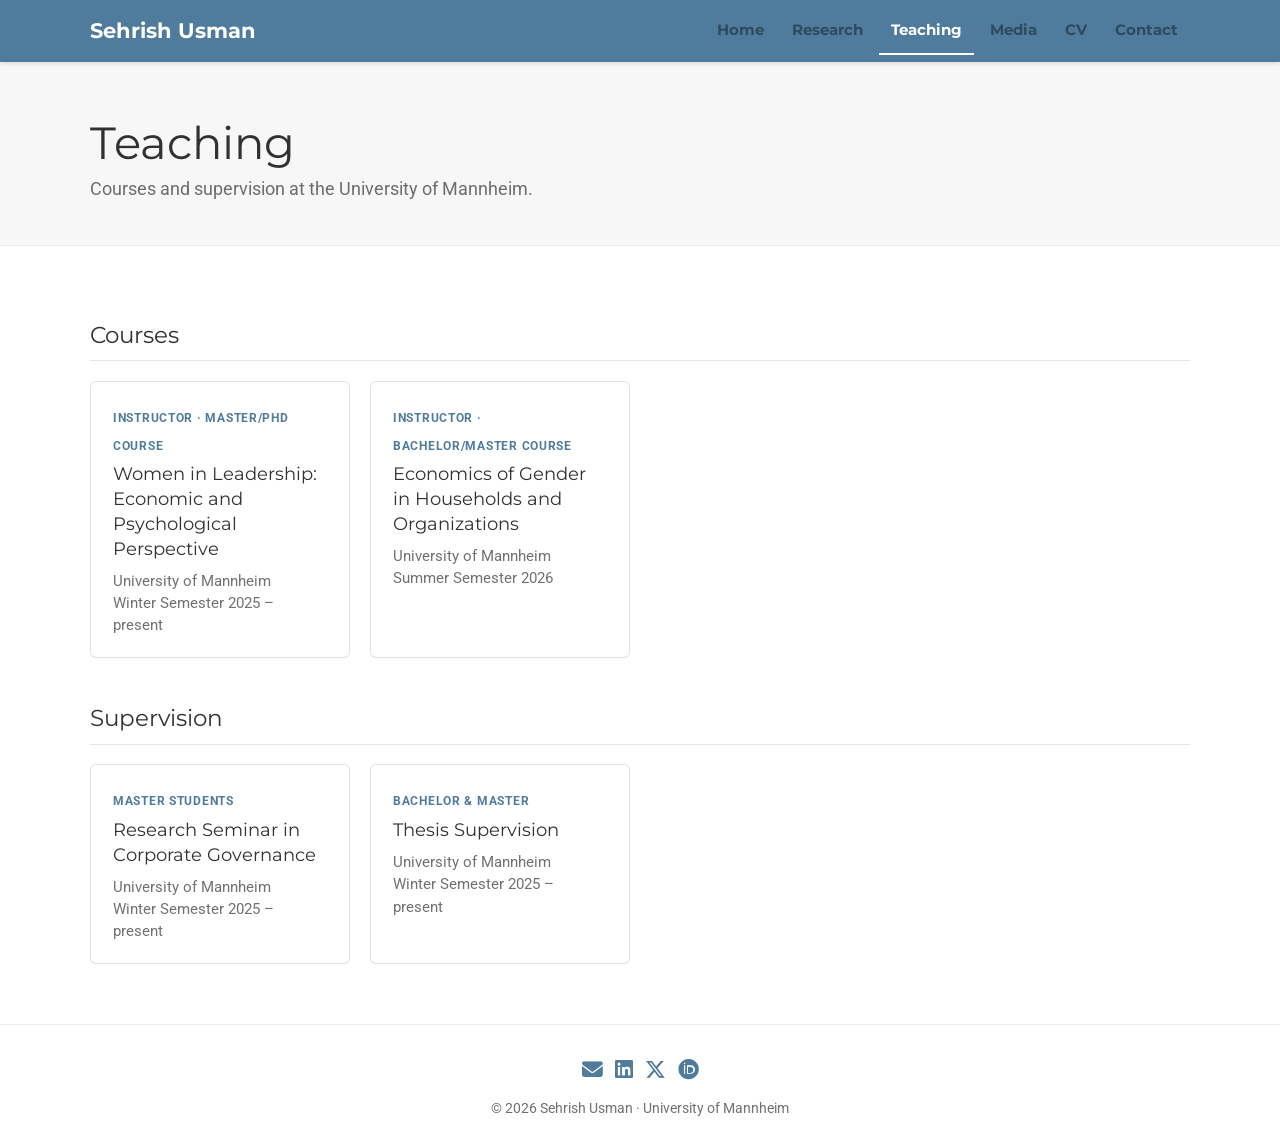
<file: teaching.html>
<!doctype html>
<html lang="en">
<head>
<meta charset="utf-8">
<meta name="viewport" content="width=device-width, initial-scale=1">
<title>Teaching | Sehrish Usman</title>
<meta name="description" content="Courses taught and theses supervised by Sehrish Usman at the University of Mannheim.">
<link rel="icon" href="assets/favicon.svg" type="image/svg+xml">
<link href="https://fonts.googleapis.com/css2?family=Montserrat:wght@400;700&family=Roboto:ital,wght@0,400;0,700;1,400&display=swap" rel="stylesheet">
<link rel="stylesheet" href="https://cdnjs.cloudflare.com/ajax/libs/font-awesome/6.5.2/css/all.min.css">
<link rel="stylesheet" href="style.css?v=2">
</head>
<body>
<main>

<header class="page-header">
  <div class="container">
    <h1>Teaching</h1>
    <p>Courses and supervision at the University of Mannheim.</p>
  </div>
</header>

<!-- To add a course: copy one <div class="card"> ... </div> block. -->
<section>
  <div class="container">
    <h2 class="pub-group">Courses</h2>
    <div class="cards">
      <div class="card">
        <span class="card-kicker">Instructor · Master/PhD course</span>
        <h3>Women in Leadership: Economic and Psychological Perspective</h3>
        <p class="card-meta">University of Mannheim<br>Winter Semester 2025 – present</p>
      </div>
      <div class="card">
        <span class="card-kicker">Instructor · Bachelor/Master course</span>
        <h3>Economics of Gender in Households and Organizations</h3>
        <p class="card-meta">University of Mannheim<br>Summer Semester 2026</p>
      </div>
    </div>

    <h2 class="pub-group">Supervision</h2>
    <div class="cards">
      <div class="card">
        <span class="card-kicker">Master students</span>
        <h3>Research Seminar in Corporate Governance</h3>
        <p class="card-meta">University of Mannheim<br>Winter Semester 2025 – present</p>
      </div>
      <div class="card">
        <span class="card-kicker">Bachelor &amp; Master</span>
        <h3>Thesis Supervision</h3>
        <p class="card-meta">University of Mannheim<br>Winter Semester 2025 – present</p>
      </div>
    </div>
  </div>
</section>

</main>
<script src="site.js?v=4"></script>
</body>
</html>
</file>
<file: style.css>
/* Colours: change --primary to recolour the whole site. */
:root {
  --primary: #4f7c9d;
  --primary-dark: #2f4a5e;
  --primary-soft: #eaf1f6;
  --text: #313131;
  --muted: rgba(0, 0, 0, 0.56);
  --alt-bg: #f7f7f7;
  --border: rgba(0, 0, 0, 0.12);
}

* { box-sizing: border-box; }
html { scroll-behavior: smooth; }
body {
  margin: 0;
  font-family: "Roboto", sans-serif;
  font-size: 17px;
  line-height: 1.65;
  color: var(--text);
  background: #fff;
  display: flex; flex-direction: column; min-height: 100vh;
}
main { flex: 1; padding-top: 62px; }
a { color: var(--primary); text-decoration: none; transition: color .2s; }
a:hover { color: var(--primary-dark); }
h1, h2, h3, h4 { font-family: "Montserrat", sans-serif; font-weight: 400; color: var(--text); }

/* ---------- Navbar ---------- */
.navbar {
  position: fixed; top: 0; left: 0; right: 0; z-index: 100;
  background: var(--primary);
  box-shadow: 0 .125rem .25rem rgba(0,0,0,.1);
}
.nav-inner {
  max-width: 1140px; margin: 0 auto; padding: 0 20px;
  display: flex; align-items: center; justify-content: space-between; height: 62px;
}
.nav-brand { font-family: "Montserrat", sans-serif; font-weight: 700; font-size: 1.3rem; color: #fff; }
.nav-brand:hover { color: #fff; }
.nav-links { list-style: none; display: flex; gap: 4px; margin: 0; padding: 0; }
.nav-links a {
  display: block; padding: 10px 12px;
  font-family: "Montserrat", sans-serif; font-weight: 700; font-size: .95rem; color: var(--primary-dark);
  border-bottom: 2px solid transparent;
}
.nav-links a:hover, .nav-links a.active { color: #fff; }
.nav-links a.active { border-bottom-color: #fff; }
.nav-toggle { display: none; background: none; border: 0; color: #fff; font-size: 1.4rem; cursor: pointer; }

/* ---------- Layout ---------- */
section { padding: 70px 0 60px; }
section.alt { background: var(--alt-bg); }
.container { max-width: 1140px; margin: 0 auto; padding: 0 20px; }
.row { display: flex; gap: 48px; }
.col-side { flex: 0 0 31%; }
.col-main { flex: 1; min-width: 0; }

.section-heading h1, .section-heading h2 { font-size: 2.2rem; margin: 0 0 .4rem; line-height: 1.2; }
.section-heading p { color: var(--muted); font-size: 1.05rem; margin: 0 0 1rem; }
.section-heading a.more { font-weight: 700; font-size: .95rem; }
.col-main > h1 { font-size: 2.2rem; margin: 0 0 1rem; }

/* Header band on inner pages */
.page-header { background: var(--alt-bg); border-bottom: 1px solid #eee; padding: 56px 0 40px; }
.page-header h1 { font-size: 2.8rem; margin: 0 0 .3rem; line-height: 1.15; }
.page-header p { color: var(--muted); font-size: 1.15rem; margin: 0; max-width: 720px; }

/* ---------- Home: profile ---------- */
#about { padding-top: 64px; }
.profile { text-align: center; }
.portrait {
  width: 210px; height: 210px; object-fit: cover; object-position: center 20%;
  border-radius: 50%; display: block; margin: 0 auto 1rem;
  box-shadow: 0 4px 18px rgba(0,0,0,.12);
}
.profile-name { font-size: 1.9rem; margin: 0 0 .3rem; }
.profile-role { font-size: 1.12rem; color: var(--muted); margin: 0; }
.profile-org { font-size: 1.02rem; margin: .3rem 0 1rem; }
.network-icon { list-style: none; padding: 0; margin: 0; display: flex; justify-content: center; gap: 12px; }
.network-icon a { font-size: 1.9rem; color: var(--primary); }
.network-icon a:hover { color: var(--primary-dark); }
.network-icon.small a { font-size: 1.3rem; }

.video { margin: 1.6rem auto 0; max-width: 320px; }
.video-frame { position: relative; aspect-ratio: 16 / 9; border-radius: 6px; overflow: hidden; box-shadow: 0 4px 14px rgba(0,0,0,.12); background: #000; }
.video-frame iframe { position: absolute; inset: 0; width: 100%; height: 100%; border: 0; }
.video figcaption { font-size: .88rem; line-height: 1.4; margin-top: .6rem; color: var(--text); }
.video figcaption span { color: var(--muted); font-size: .82rem; }

.lead { font-size: 1.12rem; }
.cta { display: flex; flex-wrap: wrap; gap: 10px; margin-top: 1.4rem; }
.btn-solid, .btn-ghost {
  display: inline-flex; align-items: center; gap: 8px;
  padding: 9px 18px; border-radius: 4px; font-weight: 700; font-size: .95rem;
  border: 1px solid var(--primary);
}
.btn-solid { background: var(--primary); color: #fff; }
.btn-solid:hover { background: var(--primary-dark); border-color: var(--primary-dark); color: #fff; }
.btn-ghost { color: var(--primary); }
.btn-ghost:hover { background: var(--primary); color: #fff; }

/* Research interests */
.interest-grid { display: grid; grid-template-columns: repeat(auto-fit, minmax(220px, 1fr)); gap: 18px; }
.interest { background: #fff; border: 1px solid var(--border); border-radius: 6px; padding: 20px 22px; }
.interest i { font-size: 1.5rem; color: var(--primary); margin-bottom: .6rem; display: block; }
.interest h3 { font-size: 1.12rem; margin: 0 0 .35rem; }
.interest p { margin: 0; color: var(--muted); font-size: .95rem; line-height: 1.55; }

/* News */
.news-heading { font-size: 1.5rem; margin: 2.2rem 0 .4rem; padding-bottom: .4rem; border-bottom: 1px solid #e5e5e5; }
.news { list-style: none; padding: 0; margin: 0; }
.news li { display: grid; grid-template-columns: 110px 1fr; gap: 18px; padding: 14px 0; border-bottom: 1px solid #eee; }
.news li:last-child { border-bottom: 0; }
.news-date { font-family: "Montserrat", sans-serif; font-weight: 700; font-size: .85rem; color: var(--primary); padding-top: 3px; }
.news p { margin: 0; }
.news-tag {
  display: inline-block; font-size: .7rem; font-weight: 700; text-transform: uppercase; letter-spacing: .05em;
  background: var(--primary-soft); color: var(--primary-dark); border-radius: 3px; padding: 1px 7px; margin-right: 6px;
  vertical-align: 2px;
}

/* ---------- Publications ---------- */
.pub-group { font-size: 1.45rem; margin: 2.6rem 0 1.2rem; padding-bottom: .4rem; border-bottom: 1px solid #e5e5e5; }
.pub-group:first-child { margin-top: 0; }
.pub { margin-bottom: 1.8rem; }
.pub-icon { color: var(--primary); margin-right: 6px; }
.pub-title { font-weight: 700; }
.pub-meta { color: var(--muted); }
.pub-links { margin: .45rem 0 0; display: flex; flex-wrap: wrap; gap: 6px; }
.btn {
  display: inline-block; padding: 4px 9px;
  font: 400 .78rem/1.5 "Roboto", sans-serif;
  color: var(--primary); background: transparent;
  border: 1px solid var(--primary); border-radius: 4px; cursor: pointer;
  transition: all .15s;
}
.btn:hover, .btn.active { background: var(--primary); color: #fff; }
.toggle-box {
  display: none; margin-top: .7rem; padding: 12px 16px;
  background: var(--alt-bg); border-left: 3px solid var(--primary);
  font-size: .95rem; line-height: 1.6;
}
.toggle-box.open { display: block; }
.highlight {
  display: inline-block; font-size: .7rem; font-weight: 700; text-transform: uppercase; letter-spacing: .05em;
  color: #fff; background: var(--primary); border-radius: 3px; padding: 1px 7px; margin-left: 4px; vertical-align: 2px;
}

/* ---------- Cards (teaching) ---------- */
.cards { display: grid; grid-template-columns: repeat(auto-fill, minmax(260px, 1fr)); gap: 20px; }
.card { border: 1px solid var(--border); border-radius: 6px; padding: 20px 22px; background: #fff; }
.card-kicker { font-size: .75rem; font-weight: 700; text-transform: uppercase; letter-spacing: .06em; color: var(--primary); }
.card h3 { font-size: 1.15rem; margin: .3rem 0 .5rem; line-height: 1.35; }
.card-meta { color: var(--muted); font-size: .93rem; margin: 0; line-height: 1.5; }

/* ---------- CV: education + timeline ---------- */
.ul-edu { list-style: none; padding: 0; margin: 0; }
.ul-edu li { display: flex; gap: 14px; margin-bottom: 1.1rem; }
.ul-edu i { color: var(--primary); font-size: 1.25rem; margin-top: 4px; }
.ul-edu p { margin: 0; line-height: 1.4; }
.ul-edu .institution { color: var(--muted); font-size: .95rem; }

.timeline { position: relative; padding-left: 34px; }
.timeline::before { content: ""; position: absolute; left: 9px; top: 8px; bottom: 8px; width: 1px; background: #ccc; }
.exp {
  position: relative; background: #fff; border: 1px solid var(--border); border-radius: 6px;
  padding: 18px 20px; margin-bottom: 18px;
}
.exp::before {
  content: ""; position: absolute; left: -31px; top: 22px;
  width: 14px; height: 14px; border-radius: 50%;
  background: var(--primary); border: 2px solid #fff; box-shadow: 0 0 0 1px #ccc;
}
.exp-meta { float: right; text-align: right; color: var(--muted); font-size: .9rem; line-height: 1.5; margin-left: 16px; }
.exp-title { font-size: 1.12rem; margin: 0 0 .2rem; color: var(--muted); }
.exp-org { font-size: 1.04rem; margin: 0; }
.exp p { margin: .4rem 0 0; clear: right; }

/* ---------- Media ---------- */
.outlets { display: flex; flex-wrap: wrap; align-items: center; gap: 22px 34px; margin: 1.8rem 0 0; padding: 0; list-style: none; }
.outlets li { display: flex; align-items: center; }
.outlets img {
  height: 26px; width: auto; max-width: 150px; display: block;
  transition: transform .2s;
}
.outlets a:hover img { transform: scale(1.08); }
@media (max-width: 860px) { .outlets { gap: 16px 24px; } .outlets img { height: 20px; max-width: 120px; } }
.media-list { list-style: none; padding: 0; margin: 0; }
.media-list li { padding: 12px 0; border-bottom: 1px solid #eee; }
.media-list li:last-child { border-bottom: 0; }
.media-list a { display: block; line-height: 1.45; }
.media-list span { color: var(--muted); font-size: .88rem; }
.lang { font-size: .68rem; font-weight: 700; border: 1px solid #ccc; color: #888; border-radius: 3px; padding: 0 5px; margin-left: 6px; vertical-align: 1px; }

/* ---------- Contact ---------- */
.contact-list { list-style: none; padding: 0; margin: 0; }
.contact-list li { display: flex; gap: 16px; margin-bottom: 1.2rem; }
.contact-list i { color: var(--primary); font-size: 1.2rem; width: 22px; margin-top: 4px; text-align: center; }
.map { width: 100%; height: 320px; border: 0; border-radius: 6px; }

footer { text-align: center; color: var(--muted); font-size: .85rem; padding: 28px 20px 22px; border-top: 1px solid #eee; }
footer p { margin: .6rem 0 0; }

/* ---------- Mobile ---------- */
@media (max-width: 860px) {
  .row { flex-direction: column; gap: 28px; }
  .col-side { flex: none; }
  .page-header h1 { font-size: 2.2rem; }
  .page-header { padding: 40px 0 28px; }
  section { padding: 48px 0 40px; }
  .nav-toggle { display: block; }
  .nav-links {
    display: none; position: absolute; top: 62px; left: 0; right: 0;
    flex-direction: column; background: var(--primary); padding: 6px 20px 14px;
  }
  .nav-links.open { display: flex; }
  .nav-links a { color: #fff; }
  .nav-links a.active { border-bottom-color: transparent; text-decoration: underline; }
  .exp-meta { float: none; text-align: left; margin: 0 0 .3rem; }
  .news li { grid-template-columns: 1fr; gap: 2px; }
}
.logo-note { color: var(--muted); font-size: .78rem; margin: 2rem 0 0; }
</file>
